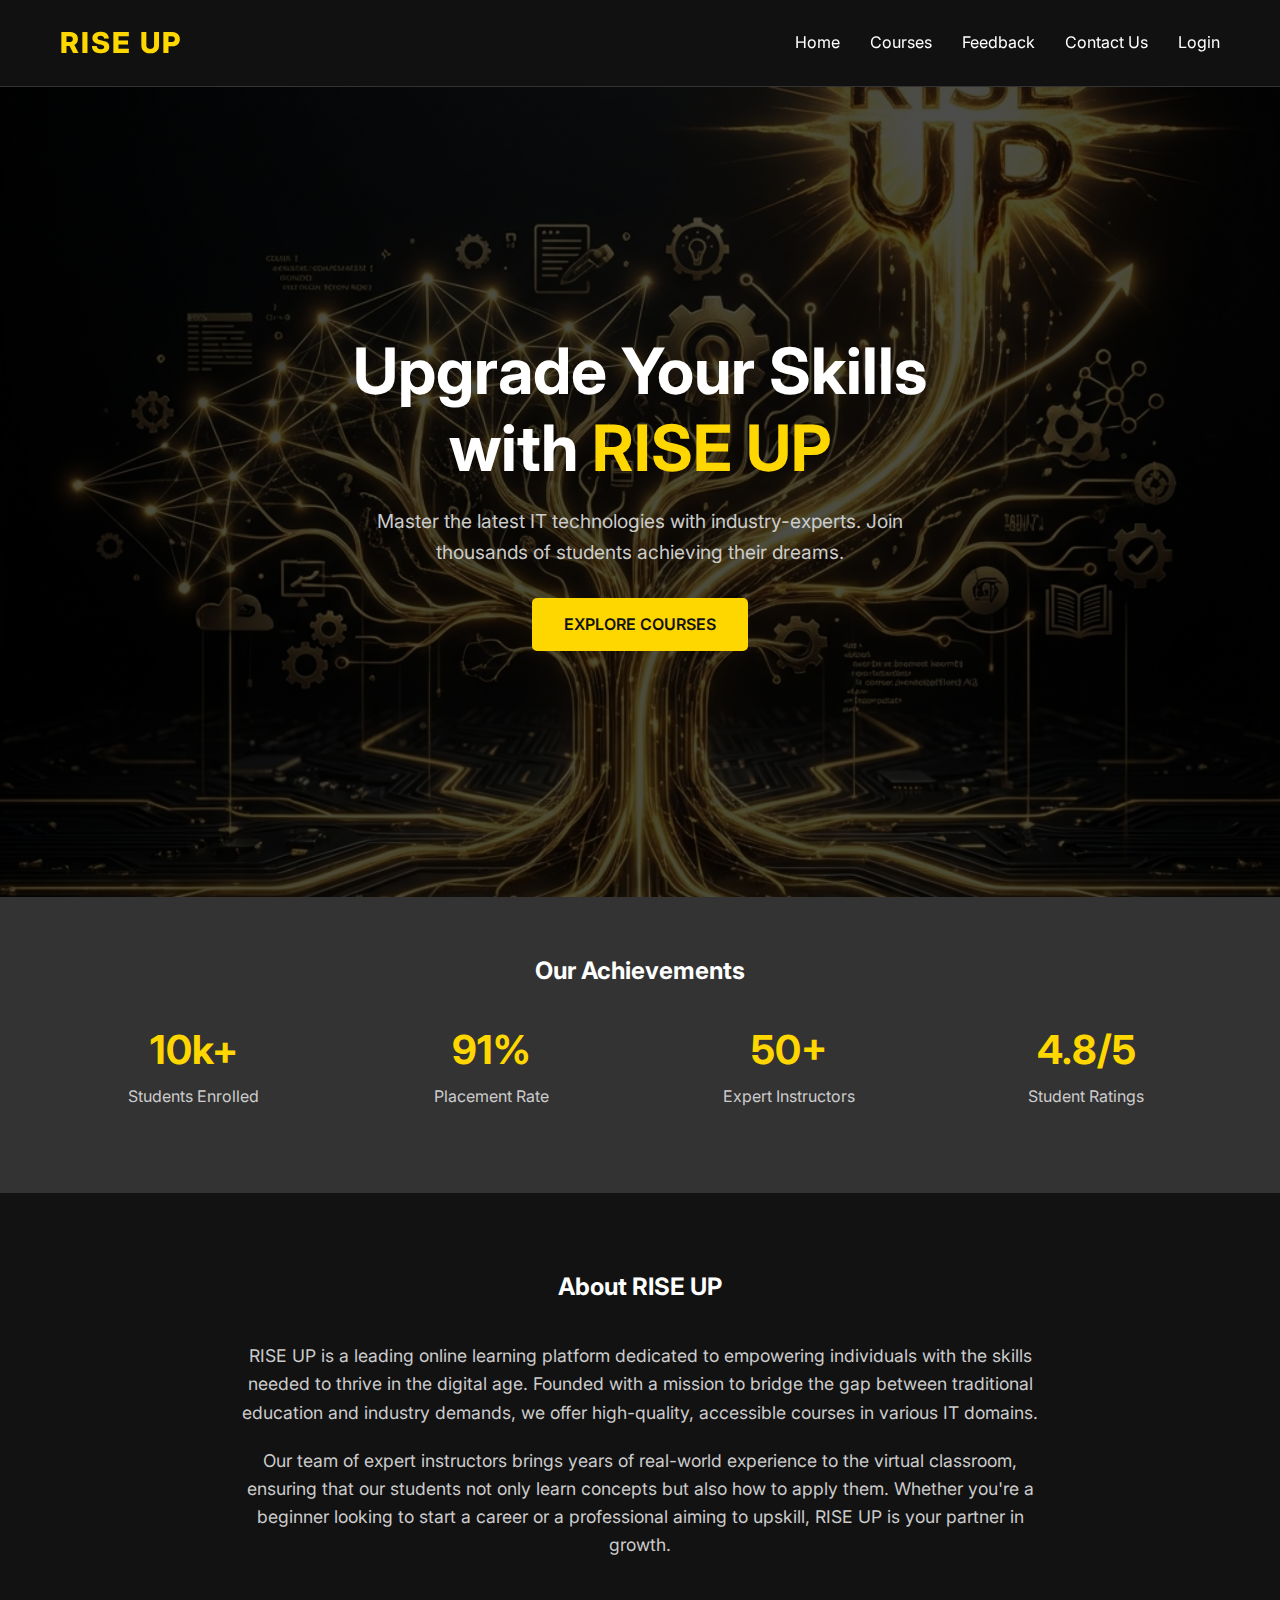
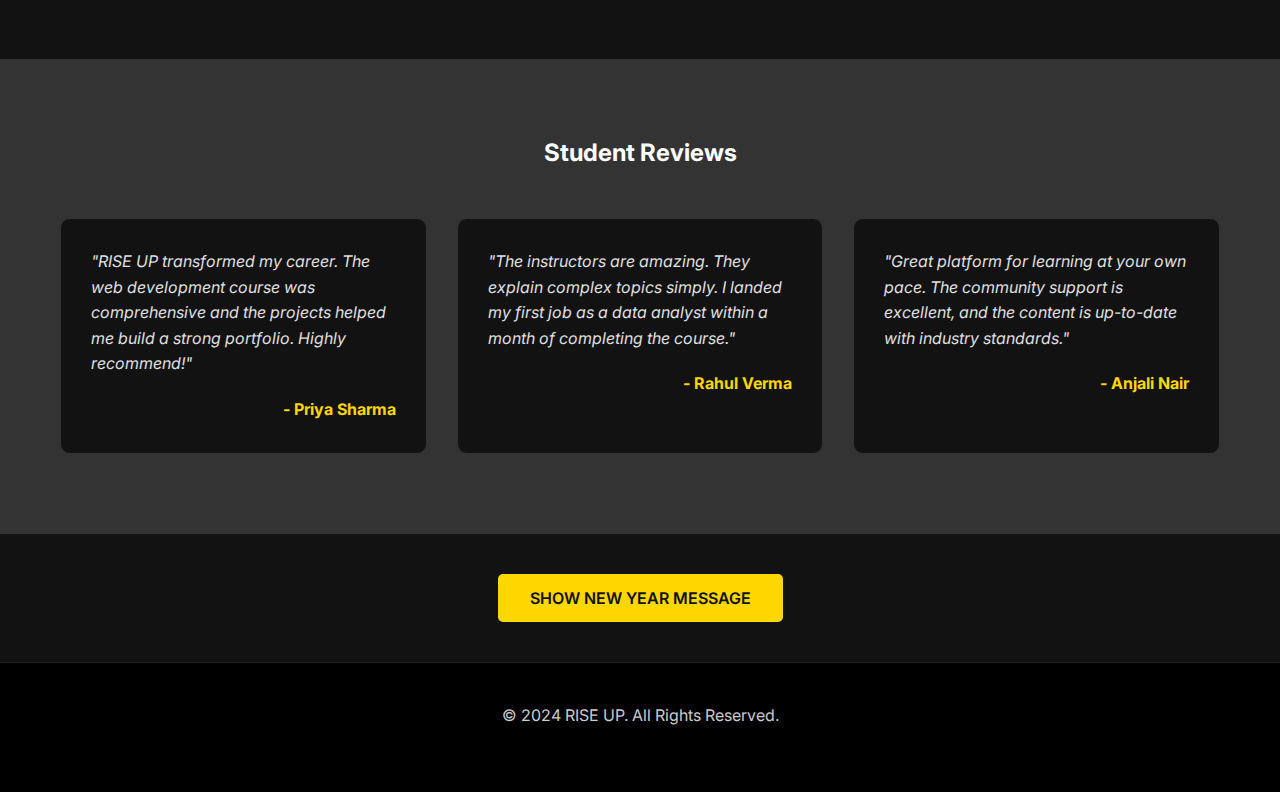
<file: index.html>
<!DOCTYPE html>
<html lang="en">

<head>
    <meta charset="UTF-8">
    <meta name="viewport" content="width=device-width, initial-scale=1.0">
    <title>RISE UP | Online IT Courses</title>
    <link href="https://fonts.googleapis.com/css2?family=Inter:wght@300;400;600;800&display=swap" rel="stylesheet">
    <link rel="stylesheet" href="assets/css/style.css">
</head>

<body>

    <!-- Header -->
    <header>
        <div class="container">
            <nav>
                <a href="index.html" class="logo">RISE UP</a>
                <ul class="nav-links">
                    <li><a href="index.html">Home</a></li>
                    <li><a href="courses.html">Courses</a></li>
                    <li><a href="feedback.html">Feedback</a></li>
                    <li><a href="contact.html">Contact Us</a></li>
                </ul>
            </nav>
        </div>
    </header>

    <!-- Hero Section -->
    <section class="hero">
        <div class="container hero-content">
            <h1>Upgrade Your Skills <br> with <span class="highlight">RISE UP</span></h1>
            <p>Master the latest IT technologies with industry-experts. Join thousands of students achieving their
                dreams.</p>
            <a href="courses.html" class="btn">Explore Courses</a>

        </div>
    </section>

    <!-- Achievements Section -->
    <section class="achievements">
        <div class="container">
            <h2 class="text-center">Our Achievements</h2>
            <div class="achievements-grid">
                <div class="achievement-card">
                    <h3>10k+</h3>
                    <p>Students Enrolled</p>
                </div>
                <div class="achievement-card">
                    <h3>91%</h3>
                    <p>Placement Rate</p>
                </div>
                <div class="achievement-card">
                    <h3>50+</h3>
                    <p>Expert Instructors</p>
                </div>
                <div class="achievement-card">
                    <h3>4.8/5</h3>
                    <p>Student Ratings</p>
                </div>
            </div>
        </div>
    </section>

    <!-- About Us Section -->
    <section class="about-us">
        <div class="container">
            <h2 class="text-center">About RISE UP</h2>
            <div class="about-content">
                <p>RISE UP is a leading online learning platform dedicated to empowering individuals with the skills
                    needed to thrive in the digital age. Founded with a mission to bridge the gap between traditional
                    education and industry demands, we offer high-quality, accessible courses in various IT domains.</p>
                <p>Our team of expert instructors brings years of real-world experience to the virtual classroom,
                    ensuring that our students not only learn concepts but also how to apply them. Whether you're a
                    beginner looking to start a career or a professional aiming to upskill, RISE UP is your partner in
                    growth.</p>
            </div>
        </div>
    </section>

    <!-- Student Reviews Section -->
    <section class="reviews">
        <div class="container">
            <h2 class="text-center">Student Reviews</h2>
            <div class="reviews-grid">
                <div class="review-card">
                    <p class="review-text">"RISE UP transformed my career. The web development course was comprehensive
                        and the projects helped me build a strong portfolio. Highly recommend!"</p>
                    <p class="student-name">- Priya Sharma</p>
                </div>
                <div class="review-card">
                    <p class="review-text">"The instructors are amazing. They explain complex topics simply. I landed my
                        first job as a data analyst within a month of completing the course."</p>
                    <p class="student-name">- Rahul Verma</p>
                </div>
                <div class="review-card">
                    <p class="review-text">"Great platform for learning at your own pace. The community support is
                        excellent, and the content is up-to-date with industry standards."</p>
                    <p class="student-name">- Anjali Nair</p>
                </div>
            </div>
        </div>
    </section>

    <!-- Happy New Year Section -->
    <section class="hny-section" style="text-align: center; padding: 40px 0; background-color: var(--secondary-color);">
        <div class="container">
            <button class="btn" onclick="toggleNewYearMessage()" id="hny-btn">Show New Year Message</button>
            <h2 id="hny-message"
                style="display: none; color: #FFD700; margin-top: 20px; font-size: 3rem; text-shadow: 2px 2px 4px #000;">
                HAPPY NEW YEAR 2026!<br>
                <span style="font-size: 1.5rem; display: block; margin-top: 10px; color: #fff;">
                    Use Coupon Code <strong
                        style="color: #ffcc00; border: 1px dashed #ffcc00; padding: 5px;">NEWYEAR26</strong> for 30%
                    OFF!
                </span>
            </h2>
        </div>
    </section>

    <!-- Footer -->
    <footer>
        <div class="container">
            <p>&copy; 2024 RISE UP. All Rights Reserved.</p>
        </div>
    </footer>

    <script src="assets/js/script.js?v=3"></script>
</body>

</html>
</file>
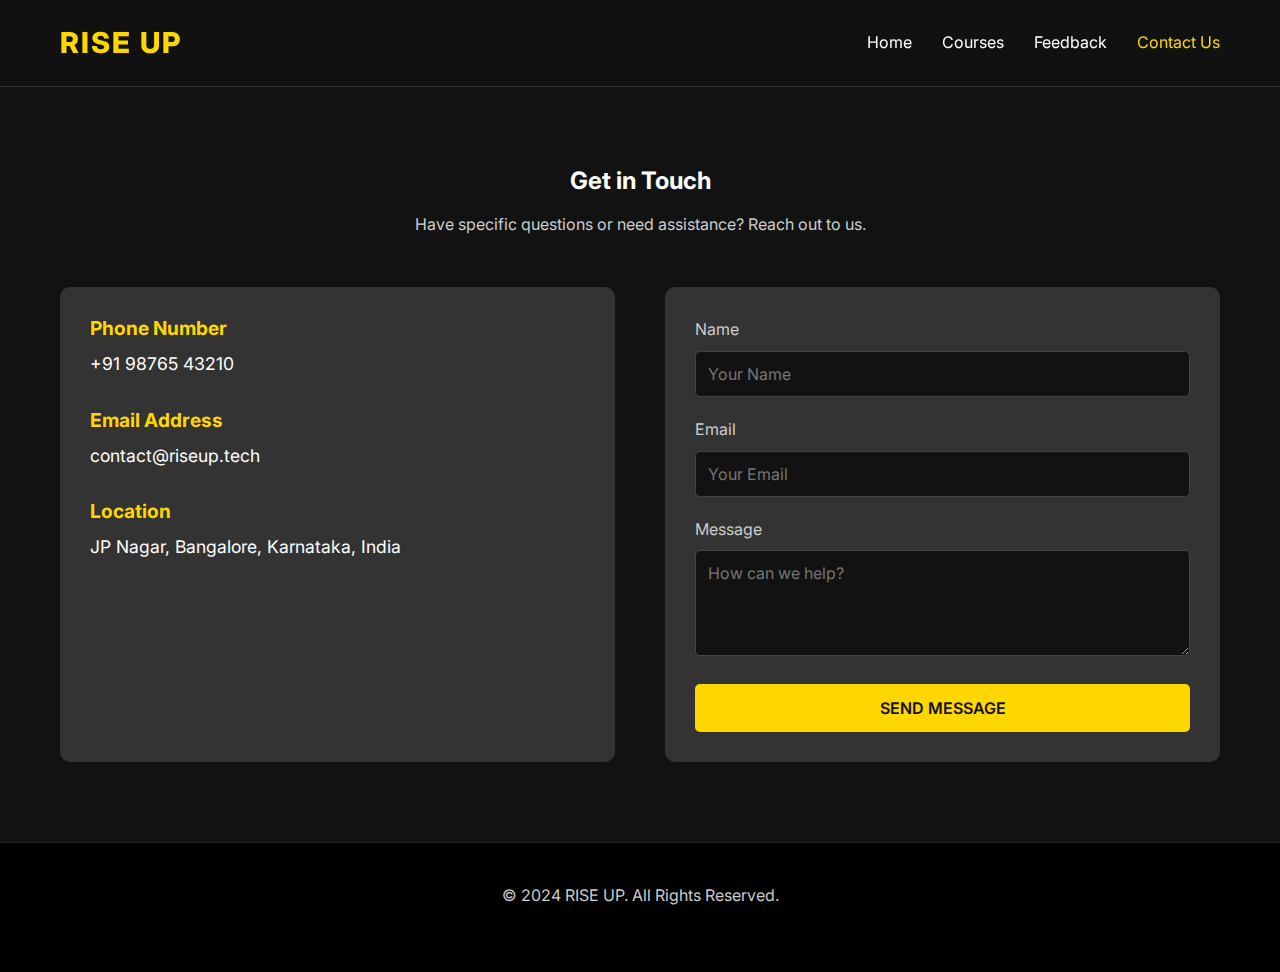
<file: contact.html>
<!DOCTYPE html>
<html lang="en">

<head>
    <meta charset="UTF-8">
    <meta name="viewport" content="width=device-width, initial-scale=1.0">
    <title>Contact Us | RISE UP</title>
    <link href="https://fonts.googleapis.com/css2?family=Inter:wght@300;400;600;800&display=swap" rel="stylesheet">
    <link rel="stylesheet" href="assets/css/style.css">
</head>

<body>

    <header>
        <div class="container">
            <nav>
                <a href="index.html" class="logo">RISE UP</a>
                <ul class="nav-links">
                    <li><a href="index.html">Home</a></li>
                    <li><a href="courses.html">Courses</a></li>
                    <li><a href="feedback.html">Feedback</a></li>
                    <li><a href="contact.html" class="highlight">Contact Us</a></li>
                </ul>
            </nav>
        </div>
    </header>

    <section class="section-padding">
        <div class="container">
            <h2 class="text-center">Get in Touch</h2>
            <p class="text-center">Have specific questions or need assistance? Reach out to us.</p>

            <div class="contact-grid">
                <div class="contact-info-card">
                    <div class="info-item">
                        <h3>Phone Number</h3>
                        <p>+91 98765 43210</p>
                    </div>
                    <div class="info-item">
                        <h3>Email Address</h3>
                        <p>contact@riseup.tech</p>
                    </div>
                    <div class="info-item">
                        <h3>Location</h3>
                        <p>JP Nagar, Bangalore, Karnataka, India</p>
                    </div>
                </div>

                <div class="form-container" style="margin: 0; padding: 30px;">
                    <form id="contact-form">
                        <div class="form-group">
                            <label for="c-name">Name</label>
                            <input type="text" id="c-name" required placeholder="Your Name">
                        </div>
                        <div class="form-group">
                            <label for="c-email">Email</label>
                            <input type="email" id="c-email" required placeholder="Your Email">
                        </div>
                        <div class="form-group">
                            <label for="c-message">Message</label>
                            <textarea id="c-message" rows="4" required placeholder="How can we help?"></textarea>
                        </div>
                        <button type="submit" class="btn" style="width: 100%;">Send Message</button>
                    </form>
                </div>
            </div>
        </div>
    </section>

    <footer>
        <div class="container">
            <p>&copy; 2024 RISE UP. All Rights Reserved.</p>
        </div>
    </footer>

</body>

</html>
</file>
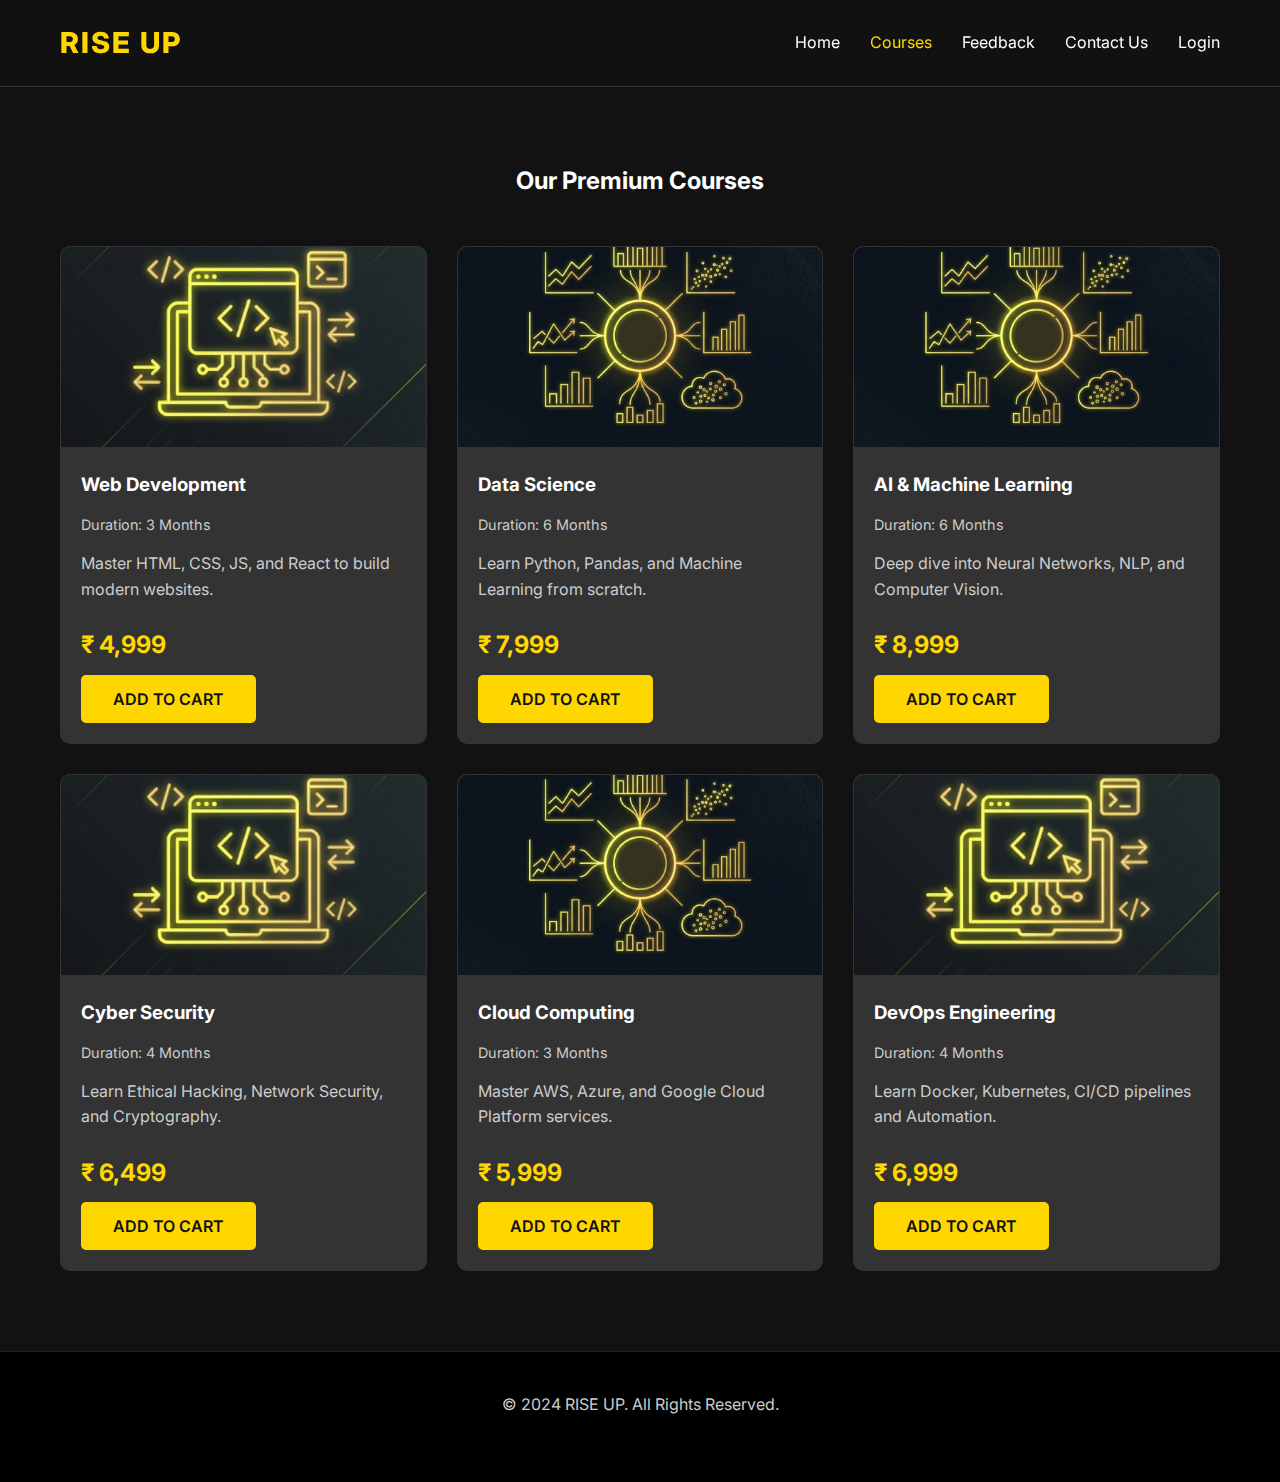
<file: courses.html>
<!DOCTYPE html>
<html lang="en">

<head>
    <meta charset="UTF-8">
    <meta name="viewport" content="width=device-width, initial-scale=1.0">
    <title>Courses | RISE UP</title>
    <link href="https://fonts.googleapis.com/css2?family=Inter:wght@300;400;600;800&display=swap" rel="stylesheet">
    <link rel="stylesheet" href="assets/css/style.css">
</head>

<body>

    <header>
        <div class="container">
            <nav>
                <a href="index.html" class="logo">RISE UP</a>
                <ul class="nav-links">
                    <li><a href="index.html">Home</a></li>
                    <li><a href="courses.html" class="highlight">Courses</a></li>
                    <li><a href="feedback.html">Feedback</a></li>
                    <li><a href="contact.html">Contact Us</a></li>
                </ul>
            </nav>
        </div>
    </header>

    <section class="section-padding">
        <div class="container">
            <h2 class="text-center">Our Premium Courses</h2>
            <div class="course-grid">
                <!-- Course 1 -->
                <div class="course-card">
                    <img src="assets/images/web_dev.png" alt="Web Development" class="course-img">
                    <div class="course-info">
                        <h3>Web Development</h3>
                        <p class="course-meta">
                            <span>Duration: 3 Months</span>
                        </p>
                        <p>Master HTML, CSS, JS, and React to build modern websites.</p>
                        <span class="course-price">₹ 4,999</span>
                        <button class="btn" onclick="addToCart('Web Development', 4999)">Add to Cart</button>
                    </div>
                </div>

                <!-- Course 2 -->
                <div class="course-card">
                    <img src="assets/images/data_science.png" alt="Data Science" class="course-img">
                    <div class="course-info">
                        <h3>Data Science</h3>
                        <p class="course-meta">
                            <span>Duration: 6 Months</span>
                        </p>
                        <p>Learn Python, Pandas, and Machine Learning from scratch.</p>
                        <span class="course-price">₹ 7,999</span>
                        <button class="btn" onclick="addToCart('Data Science', 7999)">Add to Cart</button>
                    </div>
                </div>

                <!-- Course 3 -->
                <div class="course-card">
                    <img src="assets/images/data_science.png" alt="AI & ML" class="course-img">
                    <div class="course-info">
                        <h3>AI & Machine Learning</h3>
                        <p class="course-meta">
                            <span>Duration: 6 Months</span>
                        </p>
                        <p>Deep dive into Neural Networks, NLP, and Computer Vision.</p>
                        <span class="course-price">₹ 8,999</span>
                        <button class="btn" onclick="addToCart('AI & Machine Learning', 8999)">Add to Cart</button>
                    </div>
                </div>

                <!-- Course 4 -->
                <div class="course-card">
                    <img src="assets/images/web_dev.png" alt="Cyber Security" class="course-img">
                    <div class="course-info">
                        <h3>Cyber Security</h3>
                        <p class="course-meta">
                            <span>Duration: 4 Months</span>
                        </p>
                        <p>Learn Ethical Hacking, Network Security, and Cryptography.</p>
                        <span class="course-price">₹ 6,499</span>
                        <button class="btn" onclick="addToCart('Cyber Security', 6499)">Add to Cart</button>
                    </div>
                </div>

                <!-- Course 5 -->
                <div class="course-card">
                    <img src="assets/images/data_science.png" alt="Cloud Computing" class="course-img">
                    <div class="course-info">
                        <h3>Cloud Computing</h3>
                        <p class="course-meta">
                            <span>Duration: 3 Months</span>
                        </p>
                        <p>Master AWS, Azure, and Google Cloud Platform services.</p>
                        <span class="course-price">₹ 5,999</span>
                        <button class="btn" onclick="addToCart('Cloud Computing', 5999)">Add to Cart</button>
                    </div>
                </div>

                <!-- Course 6 -->
                <div class="course-card">
                    <img src="assets/images/web_dev.png" alt="DevOps" class="course-img">
                    <div class="course-info">
                        <h3>DevOps Engineering</h3>
                        <p class="course-meta">
                            <span>Duration: 4 Months</span>
                        </p>
                        <p>Learn Docker, Kubernetes, CI/CD pipelines and Automation.</p>
                        <span class="course-price">₹ 6,999</span>
                        <button class="btn" onclick="addToCart('DevOps Engineering', 6999)">Add to Cart</button>
                    </div>
                </div>

            </div>
        </div>
    </section>

    <footer>
        <div class="container">
            <p>&copy; 2024 RISE UP. All Rights Reserved.</p>
        </div>
    </footer>

    <script src="assets/js/script.js"></script>
</body>

</html>
</file>
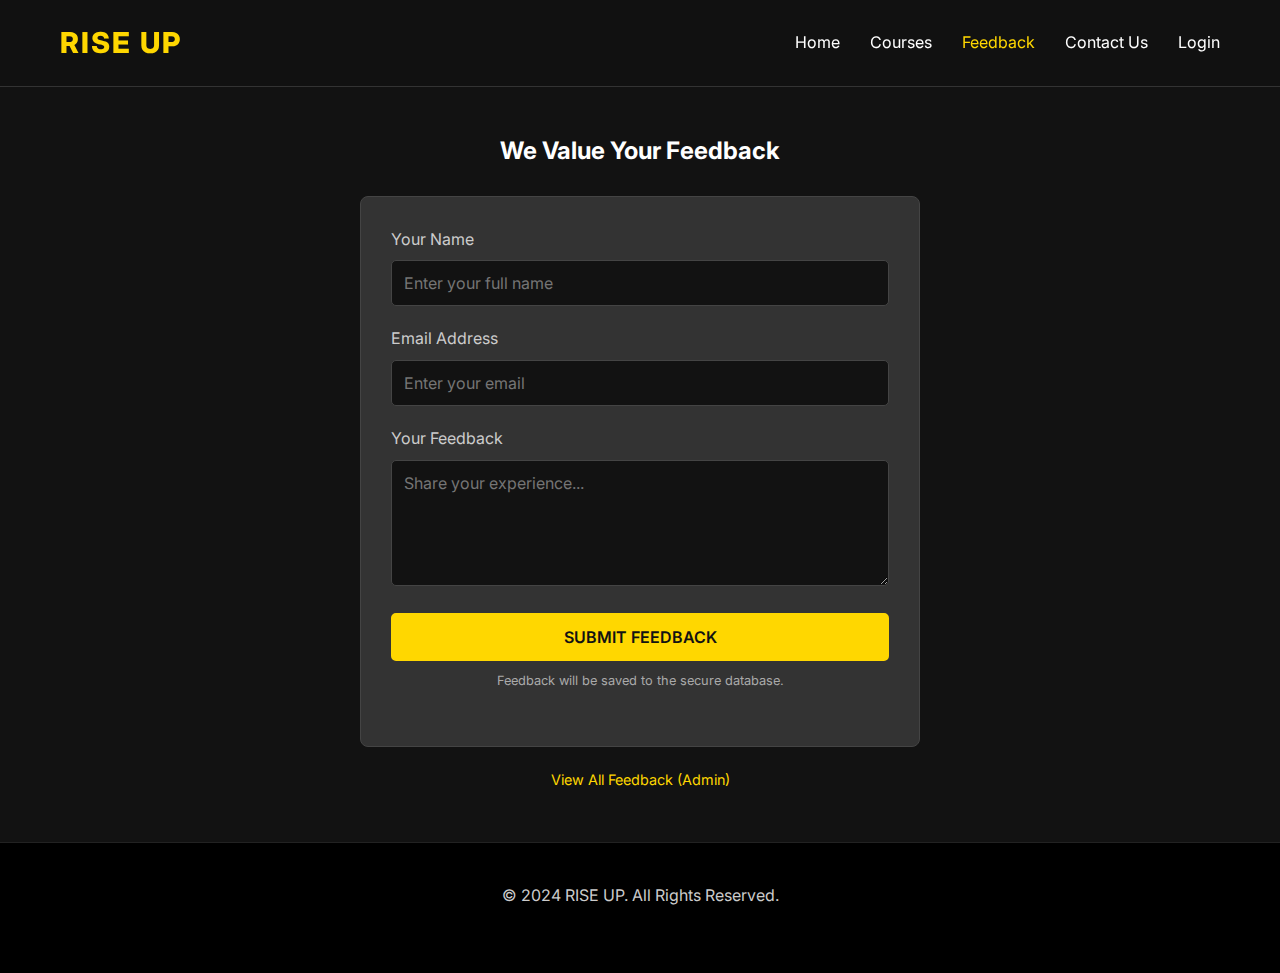
<file: feedback.html>
<!DOCTYPE html>
<html lang="en">

<head>
    <meta charset="UTF-8">
    <meta name="viewport" content="width=device-width, initial-scale=1.0">
    <title>Feedback | RISE UP</title>
    <link href="https://fonts.googleapis.com/css2?family=Inter:wght@300;400;600;800&display=swap" rel="stylesheet">
    <link rel="stylesheet" href="assets/css/style.css">
</head>

<body>

    <header>
        <div class="container">
            <nav>
                <a href="index.html" class="logo">RISE UP</a>
                <ul class="nav-links">
                    <li><a href="index.html">Home</a></li>
                    <li><a href="courses.html">Courses</a></li>
                    <li><a href="feedback.html" class="highlight">Feedback</a></li>
                    <li><a href="contact.html">Contact Us</a></li>
                </ul>
            </nav>
        </div>
    </header>

    <section class="section-padding" style="padding: 50px 0;">
        <div class="container" style="max-width: 600px;">
            <h2 class="text-center" style="margin-bottom: 30px;">We Value Your Feedback</h2>

            <!-- Simple Feedback Form -->
            <div style="background: var(--accent-color); padding: 30px; border-radius: 8px; border: 1px solid #444;">
                <form id="feedback-form" onsubmit="handleFeedback(event)">
                    <div class="form-group">
                        <label for="name">Your Name</label>
                        <input type="text" id="name" required placeholder="Enter your full name">
                    </div>
                    <div class="form-group">
                        <label for="email">Email Address</label>
                        <input type="email" id="email" required placeholder="Enter your email">
                    </div>
                    <div class="form-group">
                        <label for="message">Your Feedback</label>
                        <textarea id="message" rows="5" required placeholder="Share your experience..."></textarea>
                    </div>
                    <button type="submit" class="btn" style="width: 100%;">Submit Feedback</button>
                    <p style="font-size: 0.8rem; color: #aaa; margin-top: 10px; text-align: center;">Feedback will be
                        saved to the secure database.</p>
                </form>
            </div>

            <!-- View All Feedback Link -->
            <div style="text-align: center; margin-top: 20px;">
                <a href="/view-feedback"
                    style="color: var(--primary-color); text-decoration: none; font-size: 0.9rem;">View All Feedback
                    (Admin)</a>
            </div>



        </div>
    </section>

    <footer>
        <div class="container">
            <p>&copy; 2024 RISE UP. All Rights Reserved.</p>
        </div>
    </footer>

    <script src="assets/js/script.js?v=3"></script>
</body>

</html>
</file>
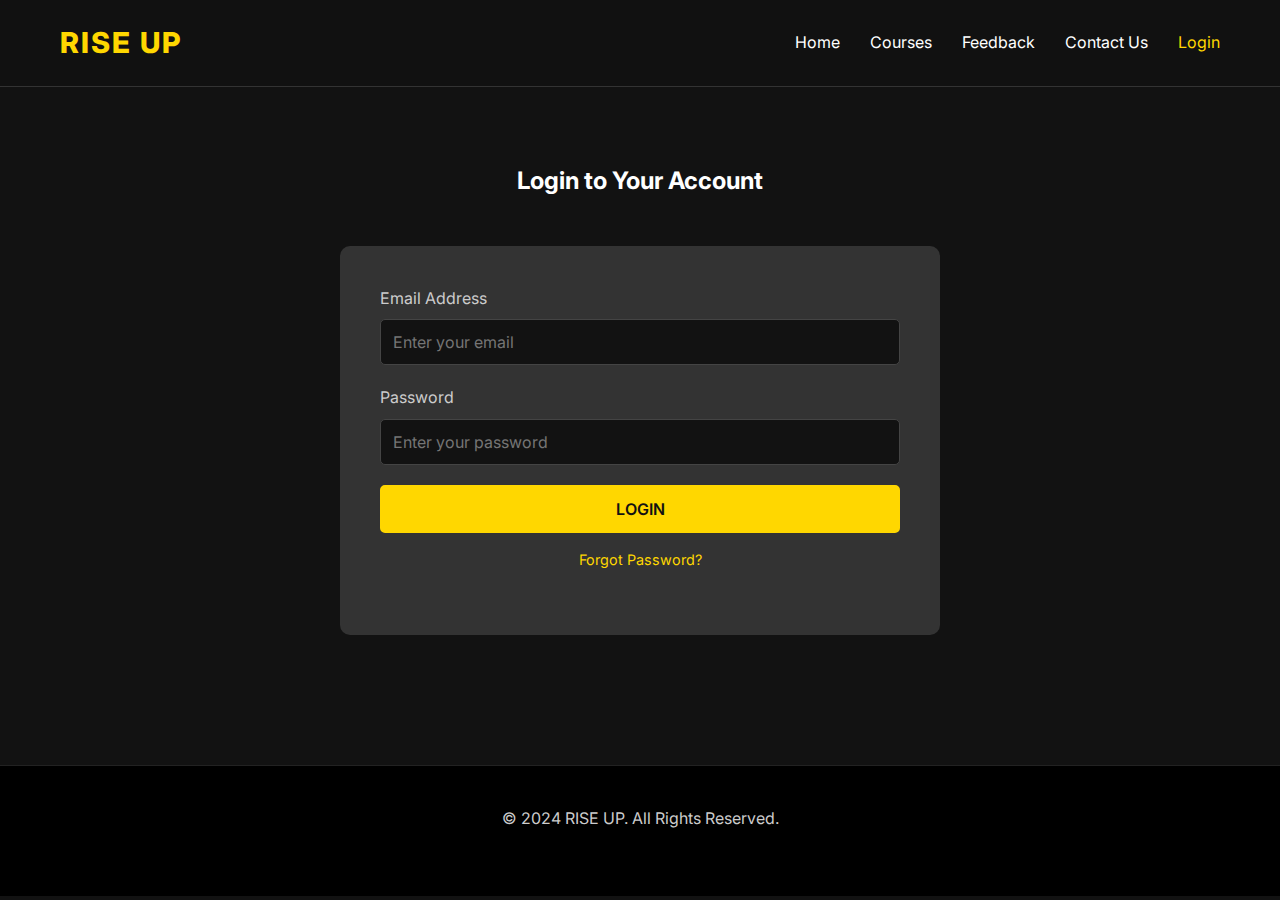
<file: login.html>
<!DOCTYPE html>
<html lang="en">

<head>
    <meta charset="UTF-8">
    <meta name="viewport" content="width=device-width, initial-scale=1.0">
    <title>Login | RISE UP</title>
    <link href="https://fonts.googleapis.com/css2?family=Inter:wght@300;400;600;800&display=swap" rel="stylesheet">
    <link rel="stylesheet" href="assets/css/style.css">
</head>

<body>

    <header>
        <div class="container">
            <nav>
                <a href="index.html" class="logo">RISE UP</a>
                <ul class="nav-links">
                    <li><a href="index.html">Home</a></li>
                    <li><a href="courses.html">Courses</a></li>
                    <li><a href="feedback.html">Feedback</a></li>
                    <li><a href="contact.html">Contact Us</a></li>
                </ul>
            </nav>
        </div>
    </header>

    <section class="section-padding">
        <div class="container">
            <h2 class="text-center">Login to Your Account</h2>
            <div class="form-container">
                <form id="login-form" onsubmit="handleLogin(event)">
                    <div class="form-group">
                        <label for="email">Email Address</label>
                        <input type="email" id="email" required placeholder="Enter your email">
                    </div>
                    <div class="form-group">
                        <label for="password">Password</label>
                        <input type="password" id="password" required placeholder="Enter your password">
                    </div>
                    <button type="submit" class="btn" style="width: 100%;">Login</button>
                    <p style="text-align: center; margin-top: 15px; font-size: 0.9rem;">
                        <a href="#" style="color: var(--primary-color);">Forgot Password?</a>
                    </p>
                </form>
            </div>
        </div>
    </section>

    <footer>
        <div class="container">
            <p>&copy; 2024 RISE UP. All Rights Reserved.</p>
        </div>
    </footer>

    <script src="assets/js/script.js"></script>
</body>

</html>
</file>
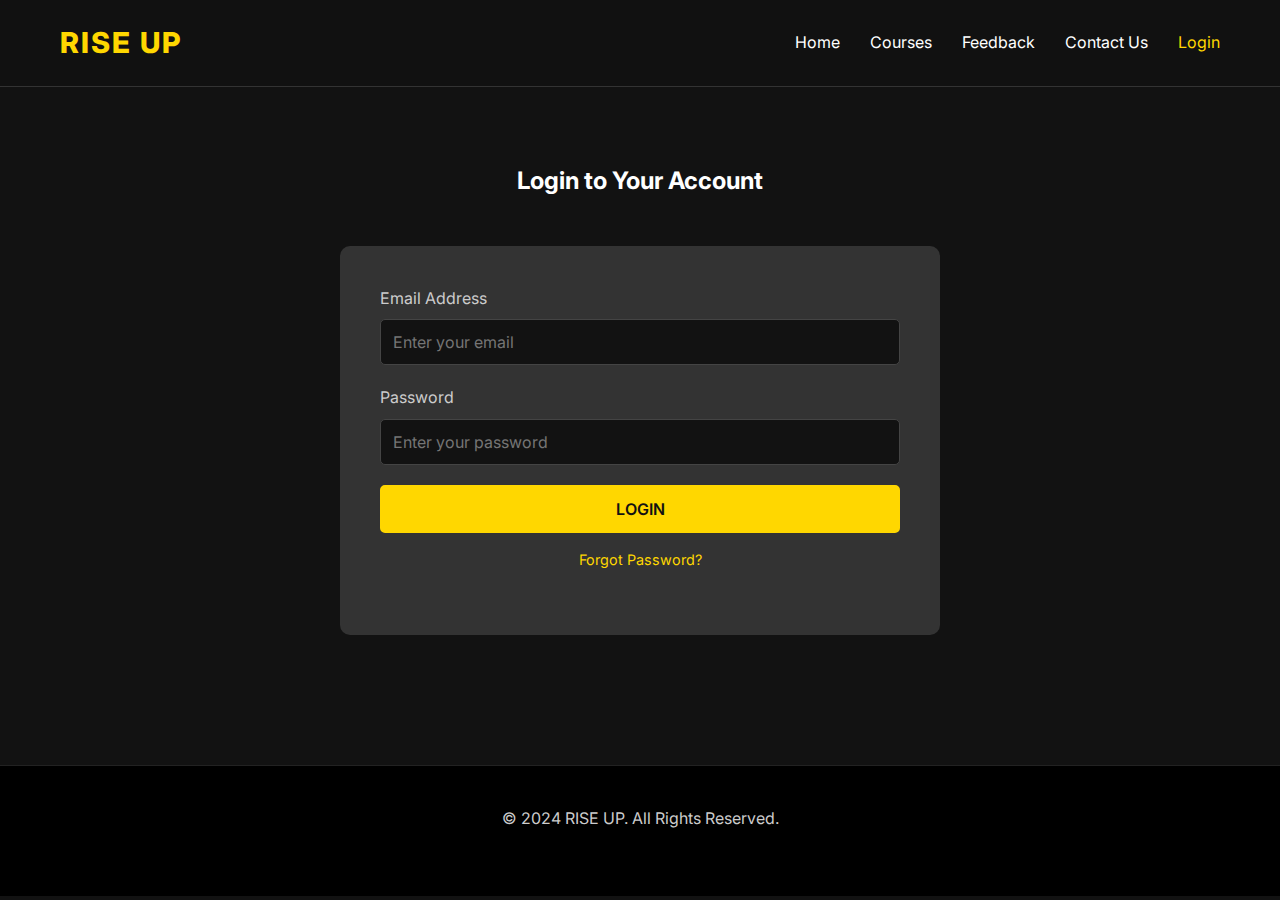
<file: page5.html>
<!DOCTYPE html>
<html lang="en">

<head>
    <meta charset="UTF-8">
    <meta name="viewport" content="width=device-width, initial-scale=1.0">
    <title>My Profile | RISE UP</title>
    <link href="https://fonts.googleapis.com/css2?family=Inter:wght@300;400;600;800&display=swap" rel="stylesheet">
    <link rel="stylesheet" href="assets/css/style.css">
</head>

<body>

    <header>
        <div class="container">
            <nav>
                <a href="index.html" class="logo">RISE UP</a>
                <ul class="nav-links">
                    <li><a href="index.html">Home</a></li>
                    <li><a href="courses.html">Courses</a></li>
                    <li><a href="feedback.html">Feedback</a></li>
                    <li><a href="contact.html">Contact Us</a></li>
                </ul>
            </nav>
        </div>
    </header>

    <section class="section-padding">
        <div class="container">
            <div class="profile-header">
                <h2 style="margin-bottom: 5px;">Welcome!</h2>
                <p id="user-email-display" style="color: var(--primary-color); font-weight: bold;"></p>
                <button onclick="logout()" class="btn"
                    style="padding: 8px 20px; font-size: 0.9rem; background: transparent; color: #fff; border-color: #555; margin-top: 10px;">Logout</button>
            </div>

            <div class="dashboard-section">
                <h3 class="section-title">My Cart</h3>
                <div id="cart-list">
                    <p>Your cart is empty.</p>
                </div>
            </div>

            <div class="dashboard-section">
                <h3 style="border-bottom: 2px solid var(--accent-color); padding-bottom: 15px; margin-bottom: 20px;">My
                    Purchased Courses</h3>

                <div id="courses-list">
                    <!-- Courses will be populated here -->
                    <p>Loading...</p>
                </div>
            </div>
        </div>
    </section>

    <footer>
        <div class="container">
            <p>&copy; 2024 RISE UP. All Rights Reserved.</p>
        </div>
    </footer>

    <script src="assets/js/script.js?v=3"></script>
    <script>
        // Check auth on load
        if (!localStorage.getItem('userEmail')) {
            window.location.href = 'login.html';
        } else {
            loadProfile();
        }
    </script>
</body>

</html>
</file>
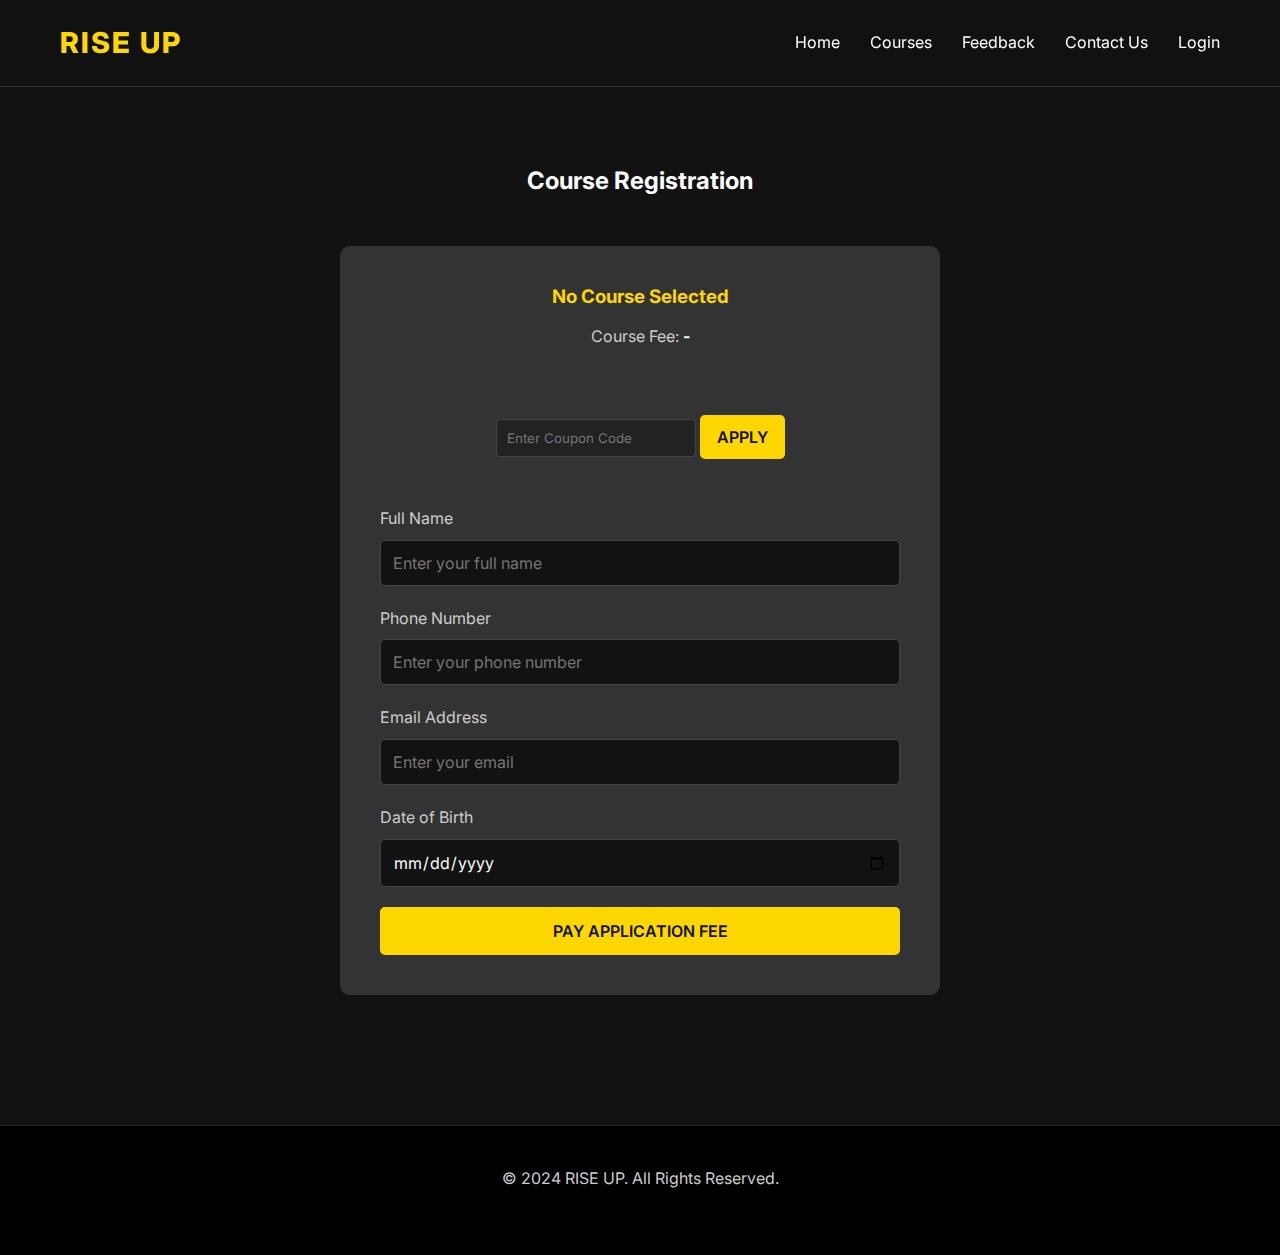
<file: register.html>
<!DOCTYPE html>
<html lang="en">

<head>
    <meta charset="UTF-8">
    <meta name="viewport" content="width=device-width, initial-scale=1.0">
    <title>Register | RISE UP</title>
    <link href="https://fonts.googleapis.com/css2?family=Inter:wght@300;400;600;800&display=swap" rel="stylesheet">
    <link rel="stylesheet" href="assets/css/style.css">
</head>

<body>

    <header>
        <div class="container">
            <nav>
                <a href="index.html" class="logo">RISE UP</a>
                <ul class="nav-links">
                    <li><a href="index.html">Home</a></li>
                    <li><a href="courses.html">Courses</a></li>
                    <li><a href="feedback.html">Feedback</a></li>
                    <li><a href="contact.html">Contact Us</a></li>
                </ul>
            </nav>
        </div>
    </header>

    <section class="section-padding">
        <div class="container">
            <h2 class="text-center">Course Registration</h2>

            <div class="form-container">
                <div id="selected-course-info"
                    style="margin-bottom: 20px; text-align: center; border-bottom: 1px solid #333; padding-bottom: 20px;">
                    <h3 id="display-course-name" class="highlight">Select a Course</h3>
                    <p>Course Fee: <span id="display-course-fee" style="color: #fff; font-weight: bold;">₹ 0</span></p>
                </div>

                <div style="margin-bottom: 25px; text-align: center;">
                    <input type="text" id="coupon-code" placeholder="Enter Coupon Code"
                        style="padding: 10px; width: 60%; max-width: 200px; border-radius: 5px; border: 1px solid #444; background: #222; color: #fff;">
                    <button type="button" class="btn" onclick="applyCoupon()" style="padding: 10px 15px;">Apply</button>
                    <p id="coupon-msg" style="font-size: 0.9rem; margin-top: 5px; min-height: 1.2em;"></p>
                </div>

                <form id="registration-form" onsubmit="handleRegistration(event)">
                    <div class="form-group">
                        <label for="name">Full Name</label>
                        <input type="text" id="name" required placeholder="Enter your full name">
                    </div>

                    <div class="form-group">
                        <label for="phone">Phone Number</label>
                        <input type="tel" id="phone" required placeholder="Enter your phone number">
                    </div>

                    <div class="form-group">
                        <label for="email">Email Address</label>
                        <input type="email" id="email" required placeholder="Enter your email">
                    </div>

                    <div class="form-group">
                        <label for="dob">Date of Birth</label>
                        <input type="date" id="dob" required>
                    </div>

                    <button type="submit" class="btn" style="width: 100%;">Pay Application Fee</button>
                </form>
            </div>
        </div>
    </section>

    <footer>
        <div class="container">
            <p>&copy; 2024 RISE UP. All Rights Reserved.</p>
        </div>
    </footer>

    <script src="assets/js/script.js?v=3"></script>
</body>

</html>
</file>
<file: assets/css/style.css>
/* Global Styles */
:root {
    --primary-color: #FFD700;
    /* Gold/Yellow */
    --secondary-color: #121212;
    /* Deep Black */
    --accent-color: #333333;
    /* Dark Gray for cards/sections */
    --text-color: #FFFFFF;
    /* White */
    --text-muted: #CCCCCC;
    /* Light Gray */
    --font-main: 'Inter', sans-serif;
    --transition: all 0.3s ease;
}

* {
    margin: 0;
    padding: 0;
    box-sizing: border-box;
    font-family: var(--font-main);
}

body {
    background-color: var(--secondary-color);
    color: var(--text-color);
    line-height: 1.6;
    overflow-x: hidden;
}

a {
    text-decoration: none;
    color: inherit;
    transition: var(--transition);
}

ul {
    list-style: none;
}

/* Typography */
h1,
h2,
h3,
h4,
h5,
h6 {
    font-weight: 700;
    line-height: 1.2;
    margin-bottom: 1rem;
}

p {
    margin-bottom: 1.5rem;
    color: var(--text-muted);
}

/* Utilities */
.container {
    max-width: 1200px;
    margin: 0 auto;
    padding: 0 20px;
}

.btn {
    display: inline-block;
    padding: 12px 30px;
    background-color: var(--primary-color);
    color: var(--secondary-color);
    font-weight: 600;
    text-transform: uppercase;
    border-radius: 5px;
    border: 2px solid var(--primary-color);
    cursor: pointer;
    font-size: 1rem;
}

.btn:hover {
    background-color: transparent;
    color: var(--primary-color);
}

.text-center {
    text-align: center;
}

.section-padding {
    padding: 80px 0;
}

.highlight {
    color: var(--primary-color);
}

/* Navigation */
header {
    background-color: rgba(18, 18, 18, 0.95);
    padding: 20px 0;
    position: sticky;
    top: 0;
    z-index: 1000;
    border-bottom: 1px solid var(--accent-color);
}

nav {
    display: flex;
    justify-content: space-between;
    align-items: center;
}

.logo {
    font-size: 1.8rem;
    font-weight: 800;
    color: var(--primary-color);
    letter-spacing: 2px;
}

.nav-links {
    display: flex;
    gap: 30px;
}

.nav-links a:hover {
    color: var(--primary-color);
}

/* Hero Section */
.hero {
    height: 90vh;
    background: linear-gradient(rgba(0, 0, 0, 0.7), rgba(0, 0, 0, 0.7)), url('../images/hero.png');
    background-size: cover;
    background-position: center;
    display: flex;
    align-items: center;
    justify-content: center;
    text-align: center;
}

.hero-content h1 {
    font-size: 4rem;
    margin-bottom: 20px;
}

.hero-content p {
    font-size: 1.2rem;
    max-width: 600px;
    margin: 0 auto 30px;
}

/* Achievements Section */
.achievements {
    background-color: var(--accent-color);
    padding: 60px 0;
    text-align: center;
}

.achievements-grid {
    display: grid;
    grid-template-columns: repeat(auto-fit, minmax(250px, 1fr));
    gap: 30px;
    margin-top: 40px;
}

.achievement-card h3 {
    font-size: 2.5rem;
    color: var(--primary-color);
    margin-bottom: 10px;
}

/* Course Grid */
.course-grid {
    display: grid;
    grid-template-columns: repeat(auto-fit, minmax(300px, 1fr));
    gap: 30px;
    margin-top: 50px;
}

.course-card {
    background-color: var(--accent-color);
    border-radius: 10px;
    overflow: hidden;
    transition: var(--transition);
    border: 1px solid transparent;
}

.course-card:hover {
    transform: translateY(-10px);
    border-color: var(--primary-color);
}

.course-img {
    width: 100%;
    height: 200px;
    object-fit: cover;
}

.course-info {
    padding: 20px;
}

.course-price {
    font-size: 1.5rem;
    color: var(--primary-color);
    font-weight: 700;
    margin-bottom: 10px;
    display: block;
}

.course-meta {
    font-size: 0.9rem;
    color: var(--text-muted);
    margin-bottom: 15px;
    display: flex;
    justify-content: space-between;
}

/* Forms */
.form-container {
    max-width: 600px;
    margin: 50px auto;
    background: var(--accent-color);
    padding: 40px;
    border-radius: 10px;
}

.form-group {
    margin-bottom: 20px;
}

.form-group label {
    display: block;
    margin-bottom: 8px;
    color: var(--text-muted);
}

.form-group input,
.form-group textarea,
.form-group select {
    width: 100%;
    padding: 12px;
    background-color: var(--secondary-color);
    border: 1px solid #444;
    color: #fff;
    border-radius: 5px;
    font-size: 1rem;
}

.form-group input:focus,
.form-group textarea:focus {
    outline: none;
    border-color: var(--primary-color);
}

/* Footer */
footer {
    background-color: #000;
    padding: 40px 0;
    text-align: center;
    border-top: 1px solid #222;
    margin-top: auto;
}

/* Responsive */
@media (max-width: 768px) {
    .nav-links {
        display: none;
        /* simple hidden for now, could be burger menu */
    }

    .hero-content h1 {
        font-size: 2.5rem;
    }
}

/* About Us Section */
.about-us {
    padding: 80px 0;
    background-color: var(--secondary-color);
}

.about-content {
    max-width: 800px;
    margin: 40px auto 0;
    text-align: center;
}

.about-content p {
    font-size: 1.1rem;
    margin-bottom: 20px;
}

/* Reviews Section */
.reviews {
    padding: 80px 0;
    background-color: var(--accent-color);
}

.reviews-grid {
    display: grid;
    grid-template-columns: repeat(auto-fit, minmax(300px, 1fr));
    gap: 30px;
    margin-top: 50px;
}

.review-card {
    background-color: var(--secondary-color);
    padding: 30px;
    border-radius: 10px;
    border: 1px solid #333;
    transition: var(--transition);
}

.review-card:hover {
    transform: translateY(-5px);
    border-color: var(--primary-color);
}

.review-text {
    font-style: italic;
    margin-bottom: 20px;
    color: #e0e0e0;
}

.student-name {
    font-weight: 700;
    color: var(--primary-color);
    margin-bottom: 0;
    text-align: right;
}

/* Contact Page Styles */
.contact-grid {
    display: grid;
    grid-template-columns: 1fr 1fr;
    gap: 50px;
    margin-top: 50px;
}

.contact-info-card {
    background-color: var(--accent-color);
    padding: 30px;
    border-radius: 10px;
    height: 100%;
}

.info-item {
    margin-bottom: 30px;
}

.info-item h3 {
    color: var(--primary-color);
    font-size: 1.2rem;
    margin-bottom: 10px;
}

.info-item p {
    color: #fff;
    font-size: 1.1rem;
    margin-bottom: 0;
}

@media (max-width: 768px) {
    .contact-grid {
        grid-template-columns: 1fr;
    }
}

/* Profile Page Styles */
.profile-header {
    text-align: center;
    margin-bottom: 40px;
}

.profile-header h2 {
    margin-bottom: 5px;
}

.profile-email {
    color: var(--primary-color);
    font-weight: bold;
}

.logout-btn {
    padding: 8px 20px;
    font-size: 0.9rem;
    background: transparent;
    color: #fff;
    border-color: #555;
    margin-top: 10px;
}

.dashboard-section {
    margin-top: 40px;
}

.section-title {
    border-bottom: 2px solid var(--accent-color);
    padding-bottom: 15px;
    margin-bottom: 20px;
}

.purchase-grid {
    display: grid;
    gap: 20px;
}

.purchase-card {
    background: var(--accent-color);
    padding: 20px;
    border-radius: 8px;
    border: 1px solid #444;
}

.purchase-card h4 {
    color: var(--primary-color);
    margin-bottom: 5px;
}

.purchase-card p {
    margin-bottom: 0;
}

.purchase-date {
    font-size: 0.8rem;
    color: #888;
}
</file>
